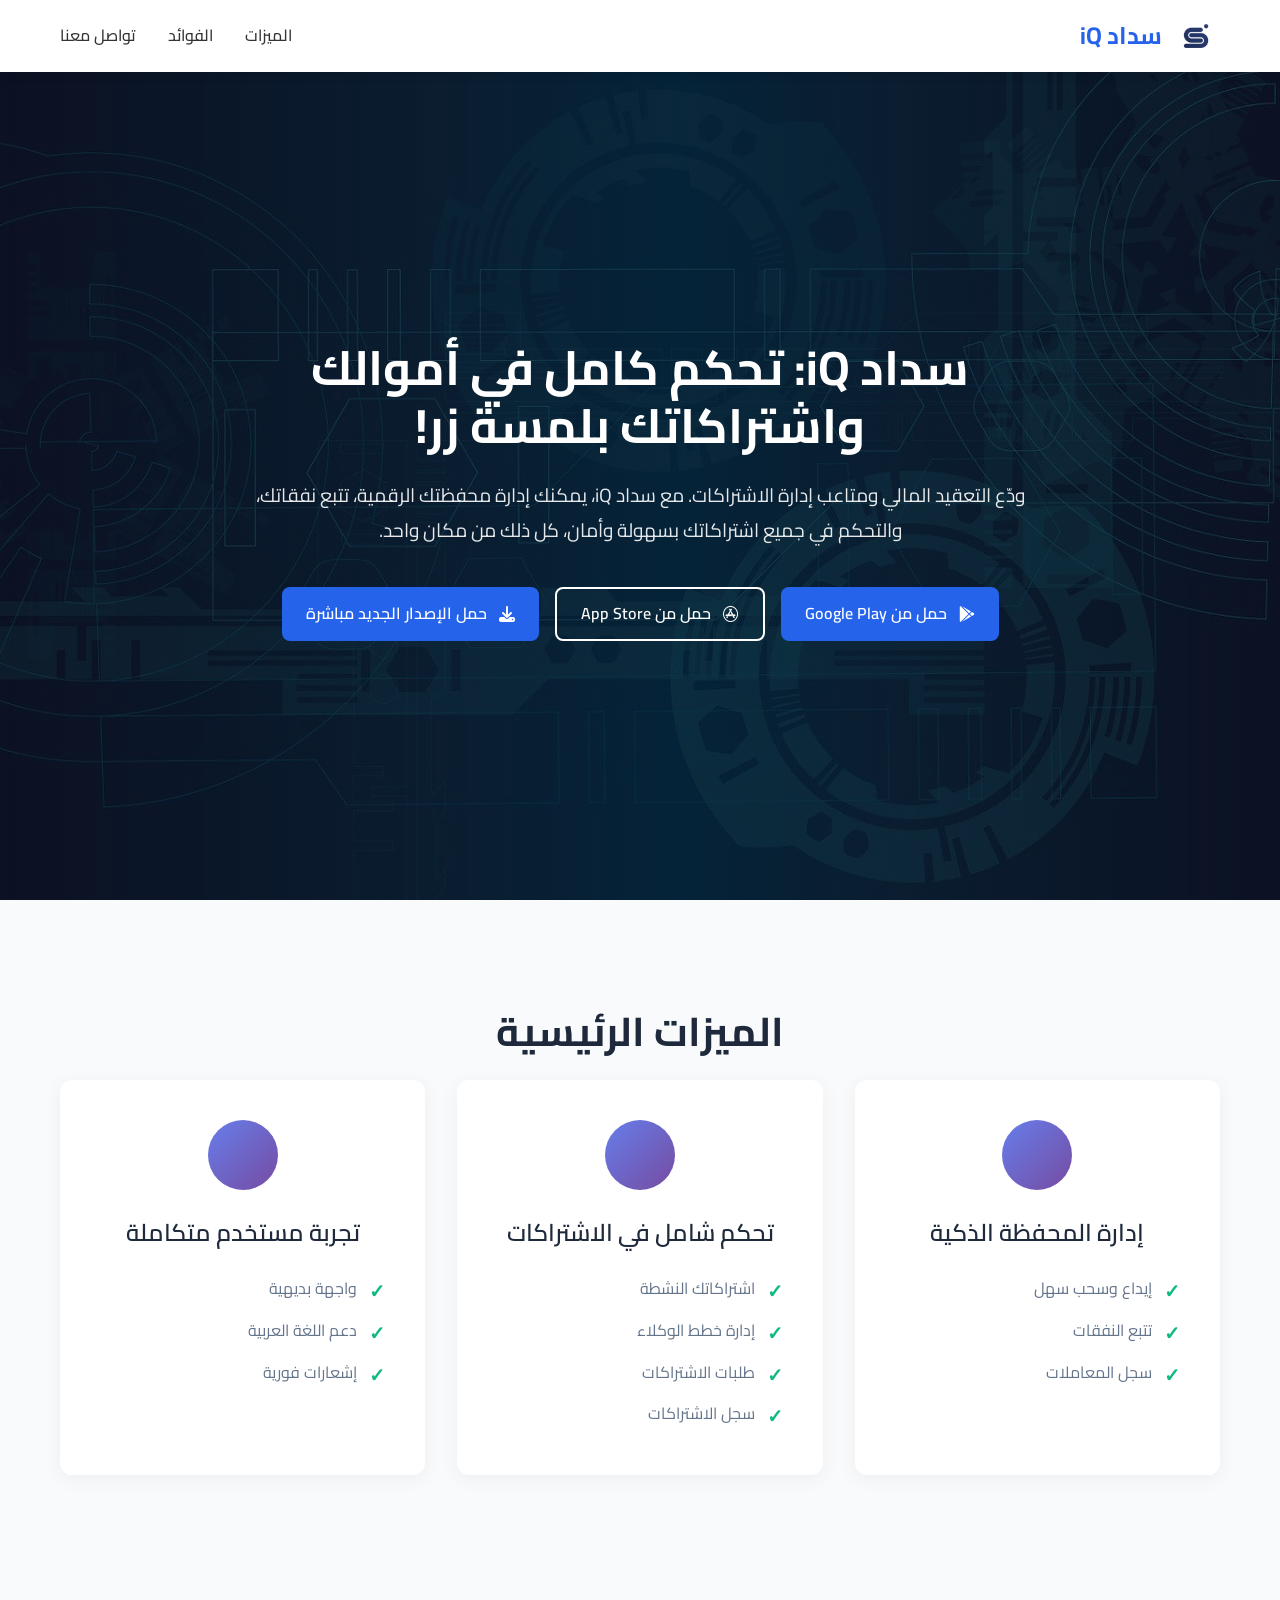
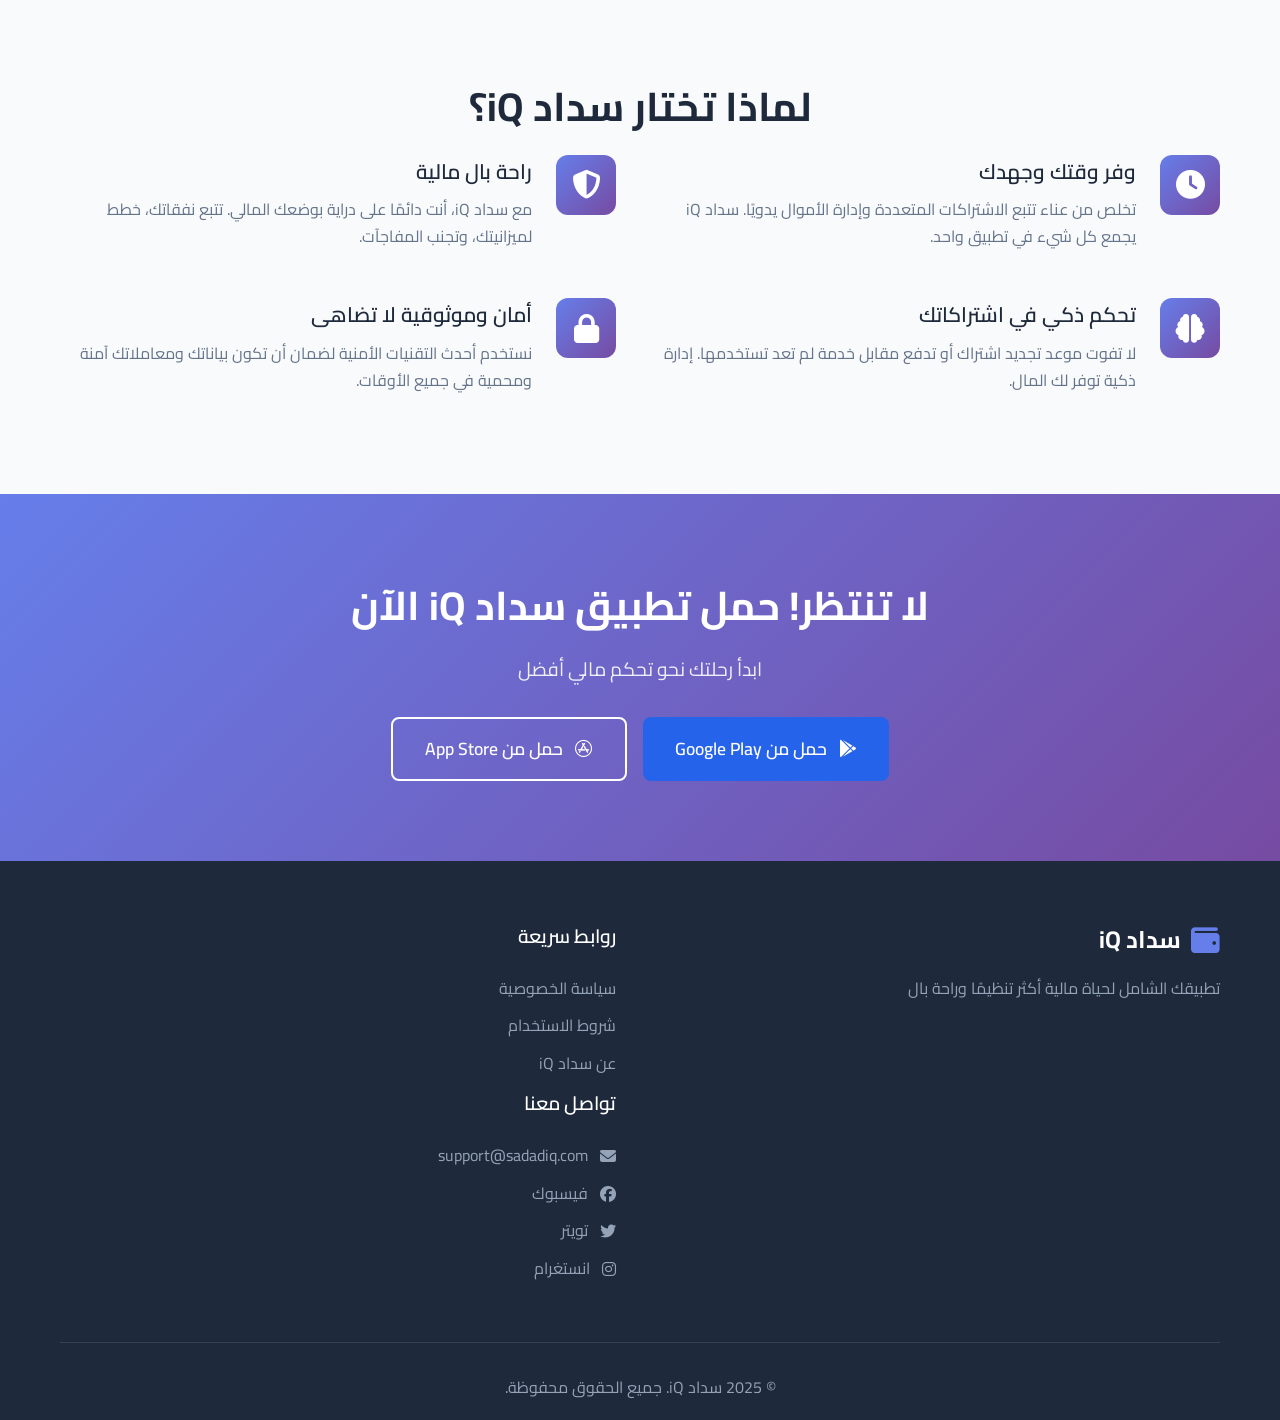
<file: sadadiq-landing/index.html>
<!DOCTYPE html>
<html lang="ar" dir="rtl">
<head>
    <meta charset="UTF-8">
    <meta name="viewport" content="width=device-width, initial-scale=1.0">
    <title>سداد iQ - تحكم كامل في أموالك واشتراكاتك</title>
    <meta name="description" content="سداد iQ - تطبيقك الشامل لإدارة المحفظة الرقمية والاشتراكات بسهولة وأمان">
    <meta name="keywords" content="سداد iQ, محفظة رقمية, اشتراكات, إدارة مالية, تطبيق عربي">
    
    <!-- Open Graph Meta Tags -->
    <meta property="og:title" content="سداد iQ - تحكم كامل في أموالك واشتراكاتك">
    <meta property="og:description" content="تطبيقك الشامل لإدارة المحفظة الرقمية والاشتراكات بسهولة وأمان">
    <meta property="og:type" content="website">
    <meta property="og:url" content="https://sadadiq.netlify.app">
    
    <!-- Favicon -->
    <link rel="icon" type="image/x-icon" href="favicon.ico">
    
    <!-- Google Fonts -->
    <link rel="preconnect" href="https://fonts.googleapis.com">
    <link rel="preconnect" href="https://fonts.gstatic.com" crossorigin>
    <link href="https://fonts.googleapis.com/css2?family=Cairo:wght@300;400;600;700&display=swap" rel="stylesheet">
    
    <!-- Font Awesome Icons -->
    <link rel="stylesheet" href="https://cdnjs.cloudflare.com/ajax/libs/font-awesome/6.4.0/css/all.min.css">
    
    <!-- CSS -->
    <link rel="stylesheet" href="styles.css">
</head>
<body>
    <!-- Header -->
    <header class="header">
        <nav class="nav">
            <div class="container">
                <div class="nav-brand">
                    <img src="assets/sadadiq_logo.PNG" alt="سداد iQ" class="logo">
                    <span>سداد iQ</span>
                </div>
                <div class="nav-links">
                    <a href="#features">الميزات</a>
                    <a href="#benefits">الفوائد</a>
                    <a href="#contact">تواصل معنا</a>
                </div>
            </div>
        </nav>
    </header>

    <!-- Hero Section -->
    <section class="hero">
        <div class="container">
            <div class="hero-content">
                <div class="hero-text">
                    <h1 class="hero-title">سداد iQ: تحكم كامل في أموالك واشتراكاتك بلمسة زر!</h1>
                    <p class="hero-subtitle">
                        ودّع التعقيد المالي ومتاعب إدارة الاشتراكات. مع سداد iQ، يمكنك إدارة محفظتك الرقمية، 
                        تتبع نفقاتك، والتحكم في جميع اشتراكاتك بسهولة وأمان، كل ذلك من مكان واحد.
                    </p>
                    <div class="hero-buttons">
                        <a href="#" class="btn btn-primary">
                            <i class="fab fa-google-play"></i>
                            حمل من Google Play
                        </a>
                        <a href="#" class="btn btn-secondary">
                            <i class="fab fa-app-store"></i>
                            حمل من App Store
                        </a>
                                                <a href="apk/sadadiQ_v3.apk" class="btn btn-primary" download>
                            <i class="fas fa-download"></i>
                            حمل الإصدار الجديد مباشرة
                        </a>
                    </div>
                </div>
                </div>
            </div>
        </div>
    </section>

    <!-- Features Section -->
    <section id="features" class="features">
        <div class="container">
            <h2 class="section-title">الميزات الرئيسية</h2>
            <div class="features-grid">
                <div class="feature-card">
                    <div class="feature-icon">
                    </div>
                    <h3>إدارة المحفظة الذكية</h3>
                    <ul>
                        <li>إيداع وسحب سهل</li>
                        <li>تتبع النفقات</li>
                        <li>سجل المعاملات</li>
                    </ul>
                </div>
                
                <div class="feature-card">
                    <div class="feature-icon">
                    </div>
                    <h3>تحكم شامل في الاشتراكات</h3>
                    <ul>
                        <li>اشتراكاتك النشطة</li>
                        <li>إدارة خطط الوكلاء</li>
                        <li>طلبات الاشتراكات</li>
                        <li>سجل الاشتراكات</li>
                    </ul>
                </div>
                
                <div class="feature-card">
                    <div class="feature-icon">
                    </div>
                    <h3>تجربة مستخدم متكاملة</h3>
                    <ul>
                        <li>واجهة بديهية</li>
                        <li>دعم اللغة العربية</li>
                        <li>إشعارات فورية</li>
                    </ul>
                </div>
            </div>
        </div>
    </section>

    <!-- Benefits Section -->
    <section id="benefits" class="benefits">
        <div class="container">
            <h2 class="section-title">لماذا تختار سداد iQ؟</h2>
            <div class="benefits-grid">
                <div class="benefit-item">
                    <div class="benefit-icon">
                        <i class="fas fa-clock"></i>
                    </div>
                    <div class="benefit-content">
                        <h3>وفر وقتك وجهدك</h3>
                        <p>تخلص من عناء تتبع الاشتراكات المتعددة وإدارة الأموال يدويًا. سداد iQ يجمع كل شيء في تطبيق واحد.</p>
                    </div>
                </div>
                
                <div class="benefit-item">
                    <div class="benefit-icon">
                        <i class="fas fa-shield-alt"></i>
                    </div>
                    <div class="benefit-content">
                        <h3>راحة بال مالية</h3>
                        <p>مع سداد iQ، أنت دائمًا على دراية بوضعك المالي. تتبع نفقاتك، خطط لميزانيتك، وتجنب المفاجآت.</p>
                    </div>
                </div>
                
                <div class="benefit-item">
                    <div class="benefit-icon">
                        <i class="fas fa-brain"></i>
                    </div>
                    <div class="benefit-content">
                        <h3>تحكم ذكي في اشتراكاتك</h3>
                        <p>لا تفوت موعد تجديد اشتراك أو تدفع مقابل خدمة لم تعد تستخدمها. إدارة ذكية توفر لك المال.</p>
                    </div>
                </div>
                
                <div class="benefit-item">
                    <div class="benefit-icon">
                        <i class="fas fa-lock"></i>
                    </div>
                    <div class="benefit-content">
                        <h3>أمان وموثوقية لا تضاهى</h3>
                        <p>نستخدم أحدث التقنيات الأمنية لضمان أن تكون بياناتك ومعاملاتك آمنة ومحمية في جميع الأوقات.</p>
                    </div>
                </div>
            </div>
        </div>
    </section>

    <!-- CTA Section -->
    <section class="cta">
        <div class="container">
            <div class="cta-content">
                <h2>لا تنتظر! حمل تطبيق سداد iQ الآن</h2>
                <p>ابدأ رحلتك نحو تحكم مالي أفضل</p>
                <div class="cta-buttons">
                    <a href="#" class="btn btn-primary btn-large">
                        <i class="fab fa-google-play"></i>
                        حمل من Google Play
                    </a>
                    <a href="#" class="btn btn-secondary btn-large">
                        <i class="fab fa-app-store"></i>
                        حمل من App Store
                    </a>
                </div>
            </div>
        </div>
    </section>

    <!-- Footer -->
    <footer id="contact" class="footer">
        <div class="container">
            <div class="footer-content">
                <div class="footer-brand">
                    <div class="brand">
                        <i class="fas fa-wallet"></i>
                        <span>سداد iQ</span>
                    </div>
                    <p>تطبيقك الشامل لحياة مالية أكثر تنظيمًا وراحة بال</p>
                </div>
                
                <div class="footer-links">
                    <div class="footer-section">
                        <h4>روابط سريعة</h4>
                        <ul>
                            <li><a href="privacy-policy.html">سياسة الخصوصية</a></li>
                            <li><a href="#terms">شروط الاستخدام</a></li>
                            <li><a href="#about">عن سداد iQ</a></li>
                        </ul>
                    </div>
                    
                    <div class="footer-section">
                        <h4>تواصل معنا</h4>
                        <ul>
                            <li><a href="mailto:support@sadadiq.com"><i class="fas fa-envelope"></i> support@sadadiq.com</a></li>
                            <li><a href="#"><i class="fab fa-facebook"></i> فيسبوك</a></li>
                            <li><a href="#"><i class="fab fa-twitter"></i> تويتر</a></li>
                            <li><a href="#"><i class="fab fa-instagram"></i> انستغرام</a></li>
                        </ul>
                    </div>
                </div>
            </div>
            
            <div class="footer-bottom">
                <p>&copy; 2025 سداد iQ. جميع الحقوق محفوظة.</p>
            </div>
        </div>
    </footer>

    <!-- JavaScript -->
    <script src="script.js"></script>
</body>
</html>
</file>
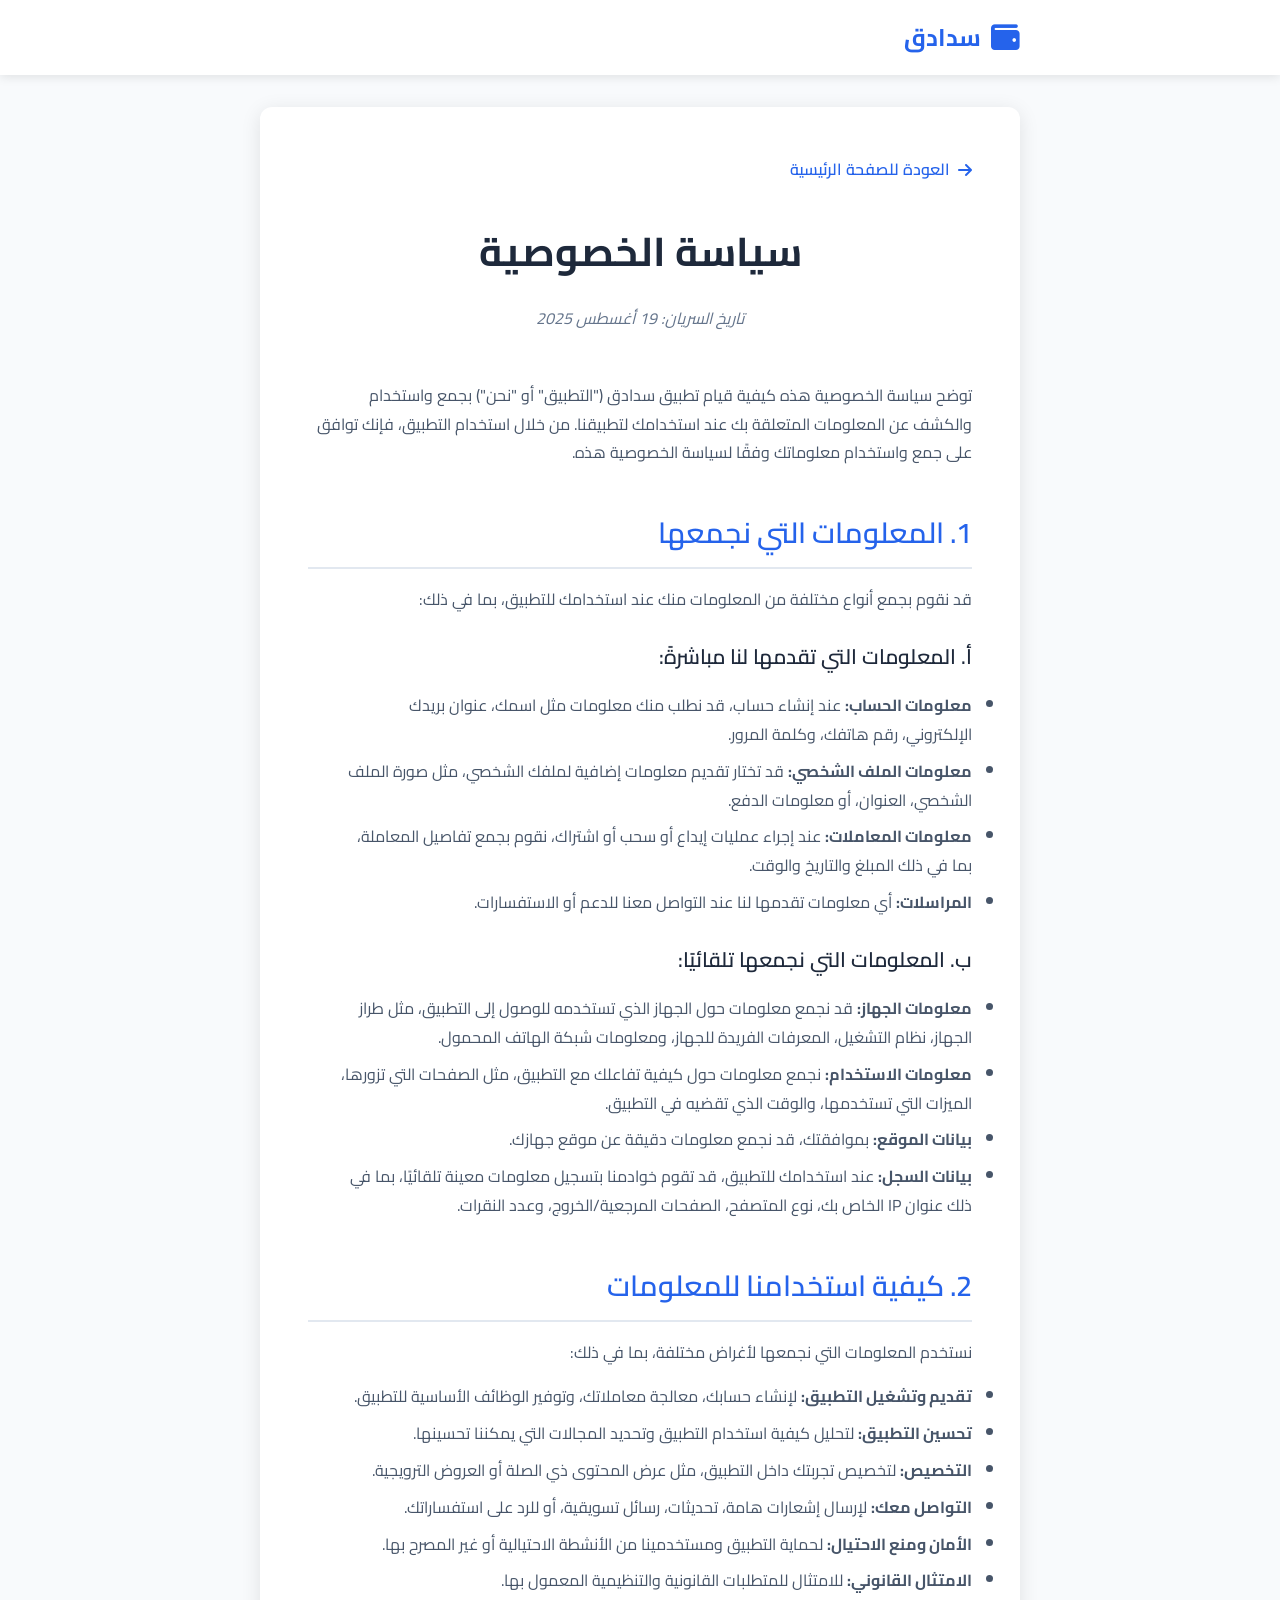
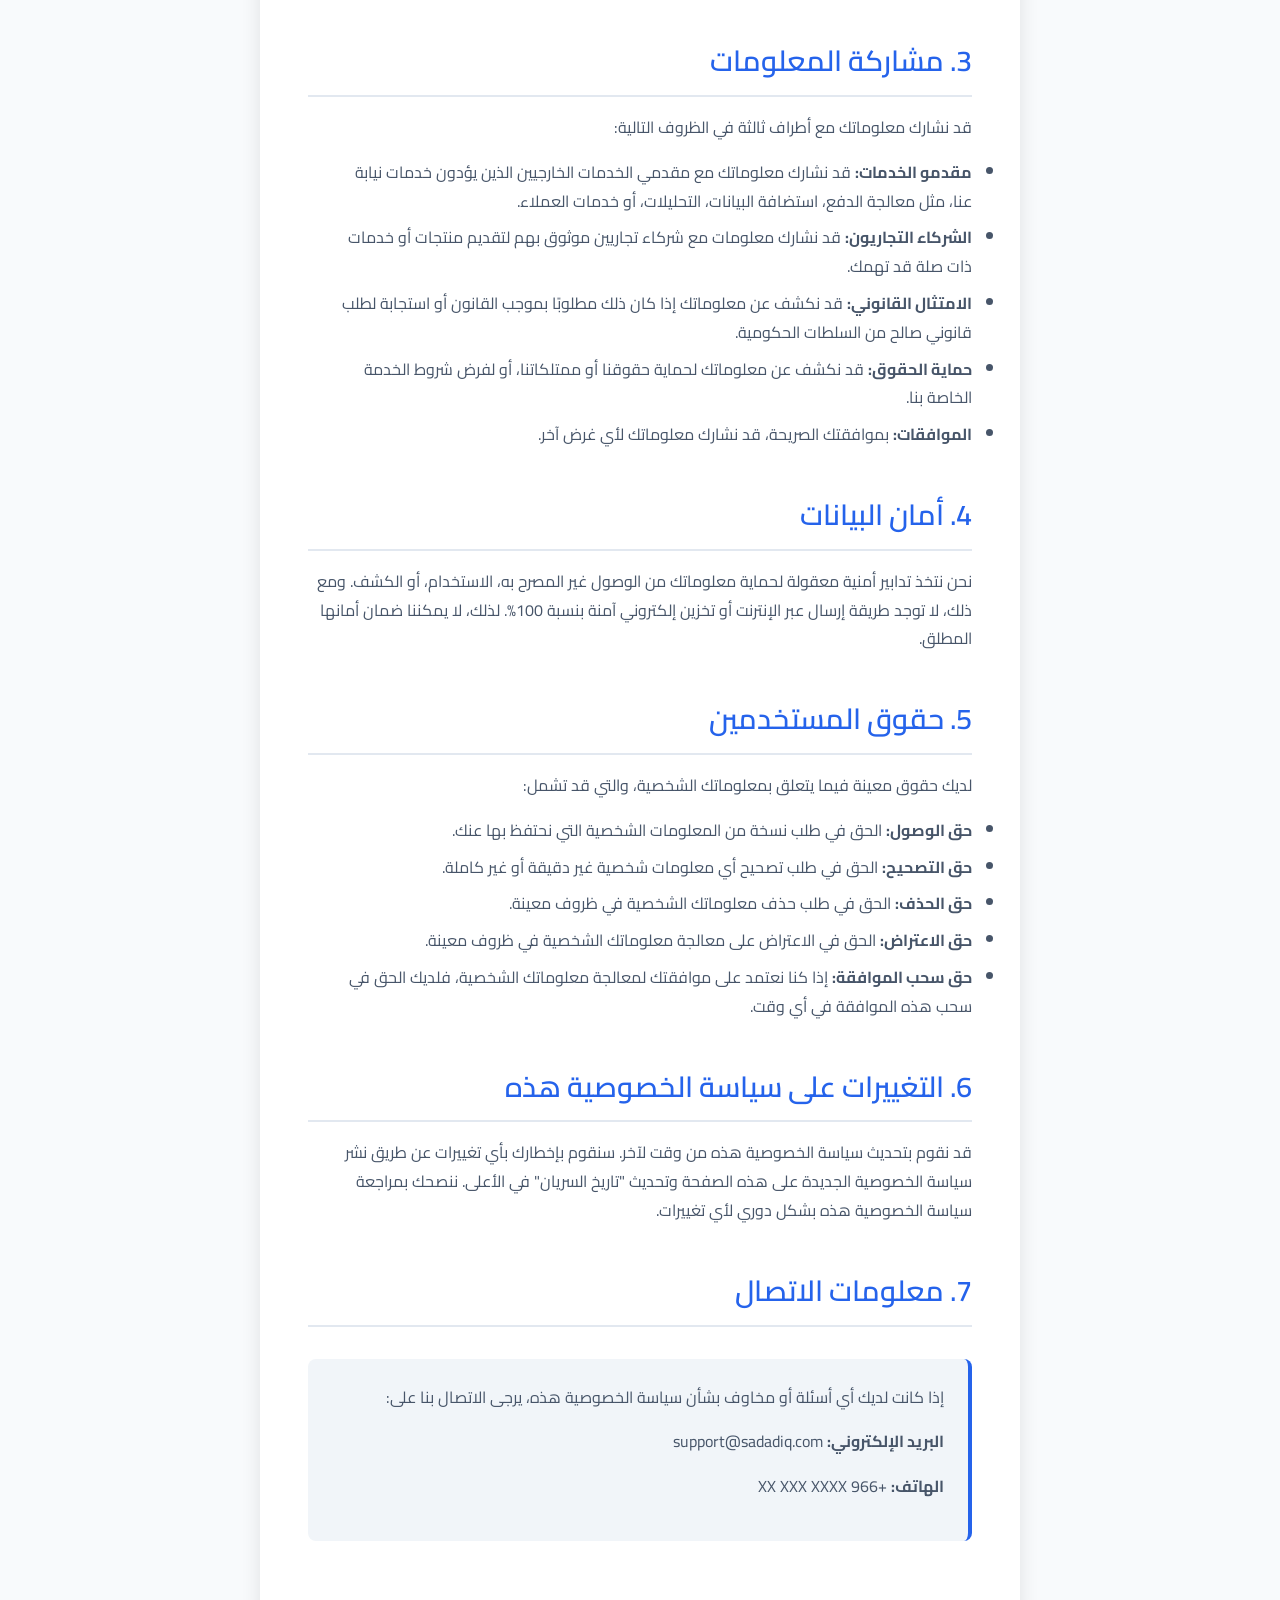
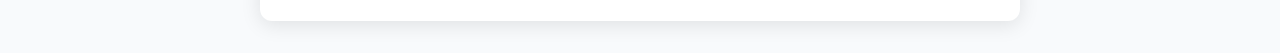
<file: sadadiq-landing/privacy-policy.html>
<!DOCTYPE html>
<html lang="ar" dir="rtl">
<head>
    <meta charset="UTF-8">
    <meta name="viewport" content="width=device-width, initial-scale=1.0">
    <title>سياسة الخصوصية - سدادق</title>
    <meta name="description" content="سياسة الخصوصية لتطبيق سدادق - كيف نحمي بياناتك ونستخدمها">
    
    <!-- Google Fonts -->
    <link rel="preconnect" href="https://fonts.googleapis.com">
    <link rel="preconnect" href="https://fonts.gstatic.com" crossorigin>
    <link href="https://fonts.googleapis.com/css2?family=Cairo:wght@300;400;600;700&display=swap" rel="stylesheet">
    
    <!-- Font Awesome Icons -->
    <link rel="stylesheet" href="https://cdnjs.cloudflare.com/ajax/libs/font-awesome/6.4.0/css/all.min.css">
    
    <style>
        * {
            margin: 0;
            padding: 0;
            box-sizing: border-box;
        }

        body {
            font-family: 'Cairo', sans-serif;
            line-height: 1.8;
            color: #333;
            direction: rtl;
            text-align: right;
            background: #f8fafc;
        }

        .container {
            max-width: 800px;
            margin: 0 auto;
            padding: 0 20px;
        }

        .header {
            background: #fff;
            box-shadow: 0 2px 10px rgba(0,0,0,0.1);
            padding: 1rem 0;
        }

        .nav-brand {
            display: flex;
            align-items: center;
            font-size: 1.5rem;
            font-weight: 700;
            color: #2563eb;
        }

        .nav-brand i {
            margin-left: 10px;
            font-size: 1.8rem;
        }

        .main-content {
            background: white;
            margin: 2rem auto;
            padding: 3rem;
            border-radius: 12px;
            box-shadow: 0 4px 20px rgba(0,0,0,0.1);
        }

        h1 {
            font-size: 2.5rem;
            font-weight: 700;
            color: #1e293b;
            margin-bottom: 1rem;
            text-align: center;
        }

        .last-updated {
            text-align: center;
            color: #64748b;
            margin-bottom: 3rem;
            font-style: italic;
        }

        h2 {
            font-size: 1.8rem;
            font-weight: 600;
            color: #2563eb;
            margin: 2.5rem 0 1rem 0;
            border-bottom: 2px solid #e2e8f0;
            padding-bottom: 0.5rem;
        }

        h3 {
            font-size: 1.3rem;
            font-weight: 600;
            color: #1e293b;
            margin: 1.5rem 0 0.5rem 0;
        }

        p {
            margin-bottom: 1rem;
            color: #475569;
        }

        ul {
            margin: 1rem 0 1rem 2rem;
        }

        li {
            margin-bottom: 0.5rem;
            color: #475569;
        }

        .contact-info {
            background: #f1f5f9;
            padding: 1.5rem;
            border-radius: 8px;
            margin: 2rem 0;
            border-right: 4px solid #2563eb;
        }

        .back-link {
            display: inline-flex;
            align-items: center;
            gap: 0.5rem;
            color: #2563eb;
            text-decoration: none;
            font-weight: 600;
            margin-bottom: 2rem;
            transition: color 0.3s ease;
        }

        .back-link:hover {
            color: #1d4ed8;
        }

        @media (max-width: 768px) {
            .container {
                padding: 0 15px;
            }
            
            .main-content {
                margin: 1rem auto;
                padding: 2rem 1.5rem;
            }
            
            h1 {
                font-size: 2rem;
            }
            
            h2 {
                font-size: 1.5rem;
            }
        }
    </style>
</head>
<body>
    <header class="header">
        <div class="container">
            <div class="nav-brand">
                <i class="fas fa-wallet"></i>
                <span>سدادق</span>
            </div>
        </div>
    </header>

    <div class="container">
        <div class="main-content">
            <a href="index.html" class="back-link">
                <i class="fas fa-arrow-right"></i>
                العودة للصفحة الرئيسية
            </a>

            <h1>سياسة الخصوصية</h1>
            <p class="last-updated">تاريخ السريان: 19 أغسطس 2025</p>

            <p>توضح سياسة الخصوصية هذه كيفية قيام تطبيق سدادق ("التطبيق" أو "نحن") بجمع واستخدام والكشف عن المعلومات المتعلقة بك عند استخدامك لتطبيقنا. من خلال استخدام التطبيق، فإنك توافق على جمع واستخدام معلوماتك وفقًا لسياسة الخصوصية هذه.</p>

            <h2>1. المعلومات التي نجمعها</h2>
            <p>قد نقوم بجمع أنواع مختلفة من المعلومات منك عند استخدامك للتطبيق، بما في ذلك:</p>

            <h3>أ. المعلومات التي تقدمها لنا مباشرةً:</h3>
            <ul>
                <li><strong>معلومات الحساب:</strong> عند إنشاء حساب، قد نطلب منك معلومات مثل اسمك، عنوان بريدك الإلكتروني، رقم هاتفك، وكلمة المرور.</li>
                <li><strong>معلومات الملف الشخصي:</strong> قد تختار تقديم معلومات إضافية لملفك الشخصي، مثل صورة الملف الشخصي، العنوان، أو معلومات الدفع.</li>
                <li><strong>معلومات المعاملات:</strong> عند إجراء عمليات إيداع أو سحب أو اشتراك، نقوم بجمع تفاصيل المعاملة، بما في ذلك المبلغ والتاريخ والوقت.</li>
                <li><strong>المراسلات:</strong> أي معلومات تقدمها لنا عند التواصل معنا للدعم أو الاستفسارات.</li>
            </ul>

            <h3>ب. المعلومات التي نجمعها تلقائيًا:</h3>
            <ul>
                <li><strong>معلومات الجهاز:</strong> قد نجمع معلومات حول الجهاز الذي تستخدمه للوصول إلى التطبيق، مثل طراز الجهاز، نظام التشغيل، المعرفات الفريدة للجهاز، ومعلومات شبكة الهاتف المحمول.</li>
                <li><strong>معلومات الاستخدام:</strong> نجمع معلومات حول كيفية تفاعلك مع التطبيق، مثل الصفحات التي تزورها، الميزات التي تستخدمها، والوقت الذي تقضيه في التطبيق.</li>
                <li><strong>بيانات الموقع:</strong> بموافقتك، قد نجمع معلومات دقيقة عن موقع جهازك.</li>
                <li><strong>بيانات السجل:</strong> عند استخدامك للتطبيق، قد تقوم خوادمنا بتسجيل معلومات معينة تلقائيًا، بما في ذلك عنوان IP الخاص بك، نوع المتصفح، الصفحات المرجعية/الخروج، وعدد النقرات.</li>
            </ul>

            <h2>2. كيفية استخدامنا للمعلومات</h2>
            <p>نستخدم المعلومات التي نجمعها لأغراض مختلفة، بما في ذلك:</p>
            <ul>
                <li><strong>تقديم وتشغيل التطبيق:</strong> لإنشاء حسابك، معالجة معاملاتك، وتوفير الوظائف الأساسية للتطبيق.</li>
                <li><strong>تحسين التطبيق:</strong> لتحليل كيفية استخدام التطبيق وتحديد المجالات التي يمكننا تحسينها.</li>
                <li><strong>التخصيص:</strong> لتخصيص تجربتك داخل التطبيق، مثل عرض المحتوى ذي الصلة أو العروض الترويجية.</li>
                <li><strong>التواصل معك:</strong> لإرسال إشعارات هامة، تحديثات، رسائل تسويقية، أو للرد على استفساراتك.</li>
                <li><strong>الأمان ومنع الاحتيال:</strong> لحماية التطبيق ومستخدمينا من الأنشطة الاحتيالية أو غير المصرح بها.</li>
                <li><strong>الامتثال القانوني:</strong> للامتثال للمتطلبات القانونية والتنظيمية المعمول بها.</li>
            </ul>

            <h2>3. مشاركة المعلومات</h2>
            <p>قد نشارك معلوماتك مع أطراف ثالثة في الظروف التالية:</p>
            <ul>
                <li><strong>مقدمو الخدمات:</strong> قد نشارك معلوماتك مع مقدمي الخدمات الخارجيين الذين يؤدون خدمات نيابة عنا، مثل معالجة الدفع، استضافة البيانات، التحليلات، أو خدمات العملاء.</li>
                <li><strong>الشركاء التجاريون:</strong> قد نشارك معلومات مع شركاء تجاريين موثوق بهم لتقديم منتجات أو خدمات ذات صلة قد تهمك.</li>
                <li><strong>الامتثال القانوني:</strong> قد نكشف عن معلوماتك إذا كان ذلك مطلوبًا بموجب القانون أو استجابة لطلب قانوني صالح من السلطات الحكومية.</li>
                <li><strong>حماية الحقوق:</strong> قد نكشف عن معلوماتك لحماية حقوقنا أو ممتلكاتنا، أو لفرض شروط الخدمة الخاصة بنا.</li>
                <li><strong>الموافقات:</strong> بموافقتك الصريحة، قد نشارك معلوماتك لأي غرض آخر.</li>
            </ul>

            <h2>4. أمان البيانات</h2>
            <p>نحن نتخذ تدابير أمنية معقولة لحماية معلوماتك من الوصول غير المصرح به، الاستخدام، أو الكشف. ومع ذلك، لا توجد طريقة إرسال عبر الإنترنت أو تخزين إلكتروني آمنة بنسبة 100%. لذلك، لا يمكننا ضمان أمانها المطلق.</p>

            <h2>5. حقوق المستخدمين</h2>
            <p>لديك حقوق معينة فيما يتعلق بمعلوماتك الشخصية، والتي قد تشمل:</p>
            <ul>
                <li><strong>حق الوصول:</strong> الحق في طلب نسخة من المعلومات الشخصية التي نحتفظ بها عنك.</li>
                <li><strong>حق التصحيح:</strong> الحق في طلب تصحيح أي معلومات شخصية غير دقيقة أو غير كاملة.</li>
                <li><strong>حق الحذف:</strong> الحق في طلب حذف معلوماتك الشخصية في ظروف معينة.</li>
                <li><strong>حق الاعتراض:</strong> الحق في الاعتراض على معالجة معلوماتك الشخصية في ظروف معينة.</li>
                <li><strong>حق سحب الموافقة:</strong> إذا كنا نعتمد على موافقتك لمعالجة معلوماتك الشخصية، فلديك الحق في سحب هذه الموافقة في أي وقت.</li>
            </ul>

            <h2>6. التغييرات على سياسة الخصوصية هذه</h2>
            <p>قد نقوم بتحديث سياسة الخصوصية هذه من وقت لآخر. سنقوم بإخطارك بأي تغييرات عن طريق نشر سياسة الخصوصية الجديدة على هذه الصفحة وتحديث "تاريخ السريان" في الأعلى. ننصحك بمراجعة سياسة الخصوصية هذه بشكل دوري لأي تغييرات.</p>

            <h2>7. معلومات الاتصال</h2>
            <div class="contact-info">
                <p>إذا كانت لديك أي أسئلة أو مخاوف بشأن سياسة الخصوصية هذه، يرجى الاتصال بنا على:</p>
                <p><strong>البريد الإلكتروني:</strong> support@sadadiq.com</p>
                <p><strong>الهاتف:</strong> +966 XX XXX XXXX</p>
            </div>
        </div>
    </div>
</body>
</html>
</file>
<file: sadadiq-landing/styles.css>
/* Reset and Base Styles */
* {
    margin: 0;
    padding: 0;
    box-sizing: border-box;
}

body {
    font-family: 'Cairo', sans-serif;
    line-height: 1.6;
    color: #333;
    direction: rtl;
    text-align: right;
    background-color: #fff;
}

html {
    scroll-behavior: smooth;
}

.container {
    max-width: 1200px;
    margin: 0 auto;
    padding: 0 20px;
}

/* Header */
.header {
    background: #fff;
    box-shadow: 0 2px 10px rgba(0,0,0,0.1);
    position: fixed;
    top: 0;
    width: 100%;
    z-index: 1000;
    transition: background-color 0.3s ease, backdrop-filter 0.3s ease;
}

.nav {
    padding: 1rem 0;
}

.nav .container {
    display: flex;
    justify-content: space-between;
    align-items: center;
}

.nav-brand {
    display: flex;
    align-items: center;
    gap: 10px;
}

.nav-brand span {
    font-size: 1.5rem;
    font-weight: 700;
    color: #2563eb;
}

.nav-brand .logo {
    height: 40px;
    width: auto;
    object-fit: contain;
}

.nav-links {
    display: flex;
    gap: 2rem;
}

.nav-links a {
    text-decoration: none;
    color: #333;
    font-weight: 500;
    transition: color 0.3s ease;
}

.nav-links a:hover {
    color: #2563eb;
}

/* Hero Section */
.hero {
    /* --- التعديل هنا --- */
    background: linear-gradient(rgba(0, 0, 0, 0.7), rgba(0, 0, 0, 0.7)), 
                url('assets/img/hero-bg.jpg') center/cover no-repeat;
    color: white;
    padding: 160px 0 80px;
    min-height: 100vh;
    display: flex;
    align-items: center;
    text-align: center;
}

.hero-content {
    max-width: 800px;
    margin: 0 auto;
}

.hero-title {
    font-size: 3rem;
    font-weight: 700;
    margin-bottom: 1.5rem;
    line-height: 1.2;
}

.hero-subtitle {
    font-size: 1.2rem;
    margin-bottom: 2.5rem;
    opacity: 0.9;
    line-height: 1.8;
}

.hero-buttons {
    display: flex;
    gap: 1rem;
    justify-content: center;
    flex-wrap: wrap;
}

.btn {
    display: inline-flex;
    align-items: center;
    gap: 0.75rem;
    padding: 12px 24px;
    border-radius: 8px;
    text-decoration: none;
    font-weight: 600;
    transition: all 0.3s ease;
    border: none;
    cursor: pointer;
}

.btn-primary {
    background: #2563eb;
    color: white;
}

.btn-primary:hover {
    background: #1d4ed8;
    transform: translateY(-2px);
}

.btn-secondary {
    background: transparent;
    color: white;
    border: 2px solid white;
}

.btn-secondary:hover {
    background: white;
    color: #2563eb;
}

.btn-large {
    padding: 16px 32px;
    font-size: 1.1rem;
}

/* General Section Styling */
.section-title {
    text-align: center;
    font-size: 2.5rem;
    font-weight: 700;
    margin-bottom: 1rem;
    color: #1e293b;
}

.section-subtitle {
    text-align: center;
    color: #64748b;
    font-size: 1.2rem;
    margin-bottom: 4rem;
    max-width: 600px;
    margin-left: auto;
    margin-right: auto;
}

/* Features Section */
.features {
    padding: 100px 0;
    background-color: #f9fafb;
}

.features-grid {
    display: grid;
    grid-template-columns: repeat(auto-fit, minmax(300px, 1fr));
    gap: 2rem;
}

.feature-card {
    background: white;
    padding: 2.5rem;
    border-radius: 12px;
    box-shadow: 0 4px 20px rgba(0,0,0,0.05);
    text-align: center;
    transition: transform 0.3s ease, box-shadow 0.3s ease;
}

.feature-card:hover {
    transform: translateY(-8px);
    box-shadow: 0 8px 30px rgba(0,0,0,0.1);
}

.feature-icon {
    width: 70px;
    height: 70px;
    background: linear-gradient(135deg, #667eea 0%, #764ba2 100%);
    border-radius: 50%;
    display: flex;
    align-items: center;
    justify-content: center;
    margin: 0 auto 1.5rem;
}

.feature-icon .feature-svg {
    width: 36px;
    height: 36px;
}

.feature-card h3 {
    font-size: 1.5rem;
    font-weight: 600;
    margin-bottom: 1rem;
    color: #1e293b;
}

.feature-card ul {
    list-style: none;
    text-align: right;
    padding-right: 0;
}

.feature-card li {
    padding: 0.5rem 0;
    color: #64748b;
    position: relative;
    padding-right: 1.75rem;
}

.feature-card li::before {
    content: '✓';
    position: absolute;
    right: 0;
    color: #10b981;
    font-weight: bold;
    font-size: 1.2rem;
}

/* Gallery Section */
.gallery-section {
    padding: 100px 0;
    background: #fff;
    position: relative;
    overflow: hidden;
}

.gallery-container {
    position: relative;
    max-width: 100%;
    margin: 0 auto;
    overflow: hidden;
}

.gallery-track {
    display: flex;
    transition: transform 0.5s ease-in-out;
    will-change: transform;
    width: 100%;
}

.gallery-slide {
    flex: 0 0 100%;
    box-sizing: border-box;
    padding: 0 1rem;
    transition: opacity 0.3s ease;
    opacity: 0.5;
}

.gallery-slide.active {
    opacity: 1;
}

.gallery-card {
    background: white;
    border-radius: 16px;
    overflow: hidden;
    box-shadow: 0 10px 30px rgba(0, 0, 0, 0.08);
    transition: transform 0.3s ease, box-shadow 0.3s ease;
    position: relative;
    height: 100%;
}

.gallery-card:hover {
    transform: translateY(-5px);
    box-shadow: 0 15px 40px rgba(0, 0, 0, 0.12);
}

.card-img {
    padding: 2rem;
    background: #f8fafc;
    text-align: center;
    min-height: 300px;
    display: flex;
    align-items: center;
    justify-content: center;
}

.card-img img {
    max-width: 100%;
    max-height: 100%;
    border-radius: 8px;
    object-fit: contain;
}

.card-overlay {
    padding: 1.5rem;
    background: white;
    text-align: center;
}

.card-overlay h3 {
    color: #1e293b;
    margin-bottom: 0.5rem;
    font-size: 1.25rem;
}

.card-overlay p {
    color: #64748b;
    font-size: 1rem;
    margin: 0;
}

.gallery-nav {
    position: absolute;
    top: 50%;
    transform: translateY(-50%);
    width: 48px;
    height: 48px;
    border-radius: 50%;
    background: white;
    border: none;
    box-shadow: 0 4px 12px rgba(0, 0, 0, 0.1);
    cursor: pointer;
    display: flex;
    align-items: center;
    justify-content: center;
    color: #334155;
    font-size: 1.2rem;
    z-index: 10;
    transition: all 0.3s ease;
    border: none;
    outline: none;
}

.gallery-nav:disabled {
    opacity: 0.3;
    cursor: not-allowed;
}

.gallery-nav:hover:not(:disabled) {
    background: #2563eb;
    color: white;
}

.gallery-nav.prev {
    left: 10px;
}

.gallery-nav.next {
    right: 10px;
}

.gallery-dots {
    display: flex;
    justify-content: center;
    gap: 0.75rem;
    margin-top: 2.5rem;
    flex-wrap: wrap;
}

.gallery-dots .dot {
    width: 12px;
    height: 12px;
    border-radius: 50%;
    background: #cbd5e1;
    border: none;
    padding: 0;
    cursor: pointer;
    transition: all 0.3s ease;
    border: 2px solid transparent;
}

.gallery-dots .dot.active {
    background: #2563eb;
    transform: scale(1.2);
    border-color: #e2e8f0;
}

.gallery-dots .dot:hover:not(.active) {
    background: #94a3b8;
}

/* Benefits Section */
.benefits {
    padding: 100px 0;
    background: #f9fafb;
}

.benefits-grid {
    display: grid;
    grid-template-columns: repeat(auto-fit, minmax(400px, 1fr));
    gap: 3rem;
}

.benefit-item {
    display: flex;
    gap: 1.5rem;
    align-items: flex-start;
}

.benefit-icon {
    width: 60px;
    height: 60px;
    background: linear-gradient(135deg, #667eea 0%, #764ba2 100%);
    border-radius: 12px;
    display: flex;
    align-items: center;
    justify-content: center;
    flex-shrink: 0;
    color: white;
    font-size: 1.8rem;
}

.benefit-content h3 {
    font-size: 1.3rem;
    font-weight: 600;
    margin-bottom: 0.5rem;
    color: #1e293b;
}

.benefit-content p {
    color: #64748b;
    line-height: 1.7;
}

/* CTA Section */
.cta {
    background: linear-gradient(135deg, #667eea 0%, #764ba2 100%);
    color: white;
    padding: 80px 0;
    text-align: center;
}

.cta-content h2 {
    font-size: 2.5rem;
    font-weight: 700;
    margin-bottom: 1rem;
}

.cta-content p {
    font-size: 1.2rem;
    margin-bottom: 2rem;
    opacity: 0.9;
}

.cta-buttons {
    display: flex;
    gap: 1rem;
    justify-content: center;
    flex-wrap: wrap;
}

/* Footer */
.footer {
    background: #1e293b;
    color: white;
    padding: 60px 0 20px;
}

.footer-content {
    display: grid;
    grid-template-columns: repeat(auto-fit, minmax(250px, 1fr));
    gap: 3rem;
    margin-bottom: 3rem;
}

.footer-brand .brand {
    display: flex;
    align-items: center;
    font-size: 1.5rem;
    font-weight: 700;
    margin-bottom: 1rem;
    color: #fff;
}

.footer-brand .brand i {
    margin-left: 10px;
    font-size: 1.8rem;
    color: #667eea;
}

.footer-brand p {
    color: #94a3b8;
    line-height: 1.7;
}

.footer-section h4 {
    font-size: 1.2rem;
    font-weight: 600;
    margin-bottom: 1.5rem;
    color: #fff;
}

.footer-section ul {
    list-style: none;
    padding: 0;
}

.footer-section li {
    margin-bottom: 0.75rem;
}

.footer-section a {
    color: #94a3b8;
    text-decoration: none;
    transition: color 0.3s ease;
    display: flex;
    align-items: center;
    gap: 0.75rem;
}

.footer-section a:hover {
    color: white;
}

.footer-bottom {
    border-top: 1px solid #334155;
    padding-top: 2rem;
    text-align: center;
    color: #94a3b8;
}

/* Responsive Design */
@media (max-width: 768px) {
    .nav-links {
        display: none; /* Will be handled by JS */
    }
    
    .hero-title {
        font-size: 2.2rem;
    }
    
    .hero-buttons {
        justify-content: center;
    }
    
    .features-grid, .benefits-grid {
        grid-template-columns: 1fr;
    }
    
    .benefit-item {
        text-align: center;
        flex-direction: column;
        align-items: center;
    }
    
    .footer-content {
        text-align: center;
    }
    
    .footer-brand, .footer-section {
        justify-content: center;
    }

    .footer-section ul {
        display: inline-block;
        text-align: right;
    }
    
    .cta-buttons {
        flex-direction: column;
        align-items: center;
    }
    
    .btn {
        width: 100%;
        max-width: 300px;
        justify-content: center;
    }

    .gallery-nav {
        width: 40px;
        height: 40px;
    }
    .gallery-nav.prev { left: 5px; }
    .gallery-nav.next { right: 5px; }
}

@media (max-width: 480px) {
    .container {
        padding: 0 15px;
    }
    
    .hero {
        padding: 120px 0 60px;
    }
    
    .hero-title {
        font-size: 1.8rem;
    }
    
    .section-title {
        font-size: 2rem;
    }
    
    .features, .benefits, .cta, .gallery-section {
        padding: 60px 0;
    }

    .benefits-grid {
        grid-template-columns: 1fr;
    }
}

/* Mobile Menu Button (initially hidden) */
.mobile-menu-btn {
    display: none;
    background: none;
    border: none;
    font-size: 1.5rem;
    color: #333;
    cursor: pointer;
    z-index: 1001;
}

@media (max-width: 768px) {
    .mobile-menu-btn {
        display: block;
    }

    .nav-links {
        display: none;
        position: absolute;
        top: 100%;
        left: 0;
        right: 0;
        background: white;
        flex-direction: column;
        padding: 1rem;
        box-shadow: 0 4px 20px rgba(0,0,0,0.1);
        z-index: 1000;
    }

    .nav-links.mobile-active {
        display: flex;
    }
    
    .nav-links a {
        padding: 0.75rem 0;
        border-bottom: 1px solid #f1f5f9;
    }
    
    .nav-links a:last-child {
        border-bottom: none;
    }
}
</file>
